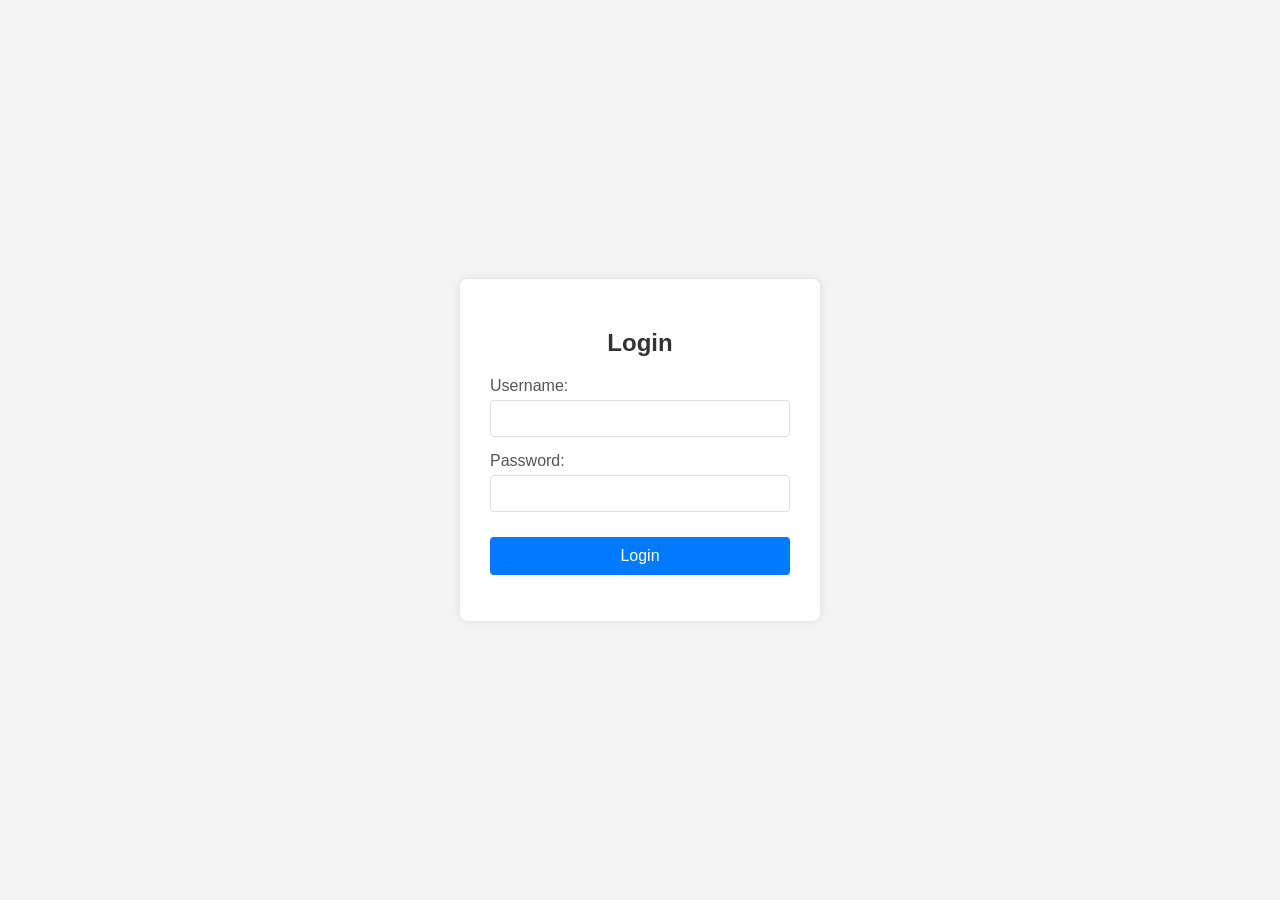
<file: frontend/index.html>
<!DOCTYPE html>
<html lang="en">
<head>
    <meta charset="UTF-8">
    <meta name="viewport" content="width=device-width, initial-scale=1.0">
    <title>Login</title>
    <link rel="stylesheet" href="style.css">
</head>
<body>
    <div class="container">
        <div id="login-view">
            <div class="login-container">
                <h2>Login</h2>
                <form id="loginForm">
                    <div class="input-group">
                        <label for="username">Username:</label>
                        <input type="text" id="username" name="username" required>
                    </div>
                    <div class="input-group">
                        <label for="password">Password:</label>
                        <input type="password" id="password" name="password" required>
                    </div>
                    <button type="submit">Login</button>
                    <p id="message" class="message"></p>
                </form>
            </div>
        </div>
        <div id="result-view" class="login-container" hidden>
            <h2 id="result-title"></h2>
            <p id="result-message"></p>
            <button id="back-to-login">Back to Login</button>
        </div>
    </div>
    <script src="main.js"></script>
</body>
</html>
</file>
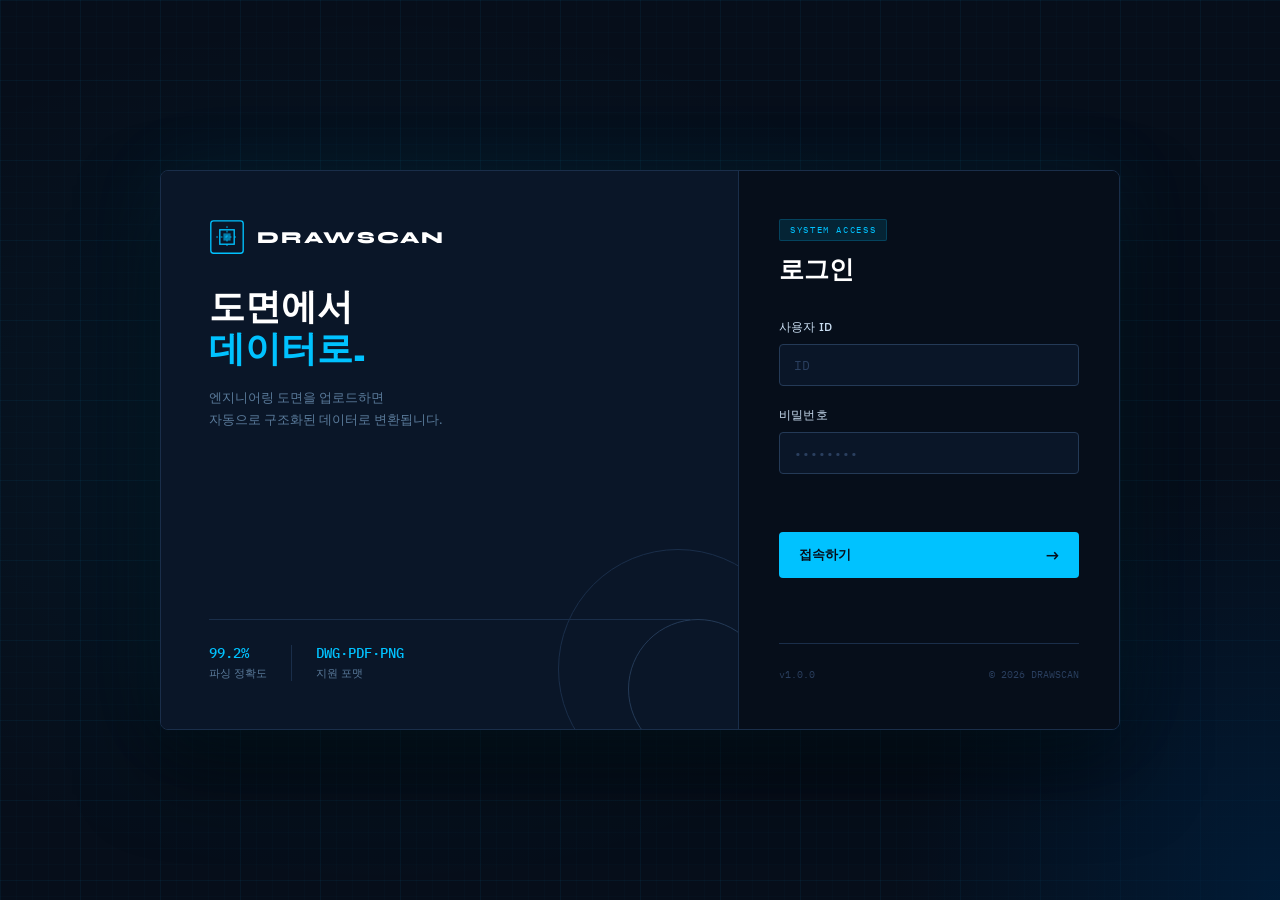
<file: backend/src/main/resources/static/index.html>
<!DOCTYPE html>
<html lang="ko">
<head>
  <meta charset="UTF-8" />
  <meta name="viewport" content="width=device-width, initial-scale=1.0" />
  <title>DRAWSCAN — 도면 OCR 플랫폼</title>
  <link rel="preconnect" href="https://fonts.googleapis.com" />
  <link rel="preconnect" href="https://fonts.gstatic.com" crossorigin />
  <link href="https://fonts.googleapis.com/css2?family=Syne:wght@400;600;700;800&family=IBM+Plex+Mono:wght@300;400;500&family=IBM+Plex+Sans:wght@300;400;500&display=swap" rel="stylesheet" />
  <link rel="stylesheet" href="style.css" />
</head>
<body>

  <!-- ───── LOGIN VIEW ───── -->
  <div id="login-view">
    <div class="bp-grid"></div>
    <div class="login-wrap">
      <div class="login-side-info">
        <div class="brand-mark">
          <svg width="36" height="36" viewBox="0 0 40 40" fill="none">
            <rect x="2" y="2" width="36" height="36" rx="3" stroke="#00C2FF" stroke-width="1.5"/>
            <path d="M8 20 H32 M20 8 V32" stroke="#00C2FF" stroke-width="1" stroke-dasharray="2 3"/>
            <rect x="12" y="12" width="16" height="16" fill="none" stroke="#00C2FF" stroke-width="1.5"/>
            <rect x="16" y="16" width="8" height="8" fill="#00C2FF" opacity="0.6"/>
          </svg>
          <span class="brand-name">DRAWSCAN</span>
        </div>
        <div class="side-copy">
          <h1>도면에서<br/><em>데이터로.</em></h1>
          <p>엔지니어링 도면을 업로드하면<br/>자동으로 구조화된 데이터로 변환됩니다.</p>
        </div>
        <div class="side-stats">
          <div class="stat">
            <span class="stat-num">99.2%</span>
            <span class="stat-label">파싱 정확도</span>
          </div>
          <div class="stat-div"></div>
          <div class="stat">
            <span class="stat-num">DWG·PDF·PNG</span>
            <span class="stat-label">지원 포맷</span>
          </div>
        </div>
      </div>

      <div class="login-panel">
        <div class="panel-header">
          <span class="panel-tag">SYSTEM ACCESS</span>
          <h2>로그인</h2>
        </div>
        <form id="loginForm" autocomplete="off">
          <div class="field-group">
            <label for="username">사용자 ID</label>
            <div class="input-wrap">
              <input type="text" id="username" name="username" placeholder="ID" required autocomplete="off"/>
              <span class="input-line"></span>
            </div>
          </div>
          <div class="field-group">
            <label for="password">비밀번호</label>
            <div class="input-wrap">
              <input type="password" id="password" name="password" placeholder="••••••••" required autocomplete="off"/>
              <span class="input-line"></span>
            </div>
          </div>
          <p id="login-error" class="login-error"></p>
          <button type="submit" id="login-btn">
            <span class="btn-text">접속하기</span>
            <span class="btn-arrow">→</span>
            <span class="btn-loader" hidden>
              <svg viewBox="0 0 24 24" width="18" height="18"><circle cx="12" cy="12" r="10" stroke="currentColor" stroke-width="2" fill="none" stroke-dasharray="31.4" stroke-dashoffset="10"><animateTransform attributeName="transform" type="rotate" from="0 12 12" to="360 12 12" dur="0.8s" repeatCount="indefinite"/></circle></svg>
            </span>
          </button>
        </form>
        <div class="panel-footer">
          <span class="mono">v1.0.0</span>
          <span class="mono">© 2026 DRAWSCAN</span>
        </div>
      </div>
    </div>
  </div>

  <!-- ───── DASHBOARD VIEW ───── -->
  <div id="dashboard-view" hidden>
    <nav class="topnav">
      <div class="nav-brand">
        <svg width="22" height="22" viewBox="0 0 40 40" fill="none">
          <rect x="2" y="2" width="36" height="36" rx="3" stroke="#00C2FF" stroke-width="1.5"/>
          <path d="M8 20 H32 M20 8 V32" stroke="#00C2FF" stroke-width="1" stroke-dasharray="2 3"/>
          <rect x="12" y="12" width="16" height="16" fill="none" stroke="#00C2FF" stroke-width="1.5"/>
          <rect x="16" y="16" width="8" height="8" fill="#00C2FF" opacity="0.6"/>
        </svg>
        <span>DRAWSCAN</span>
      </div>
      <div class="nav-center">
        <span class="nav-tag">도면 분석 시스템</span>
      </div>
      <div class="nav-right">
        <span class="nav-user" id="nav-username">—</span>
        <button class="btn-logout" id="logoutBtn">로그아웃</button>
      </div>
    </nav>

    <main class="dash-main">
      <!-- LEFT: UPLOAD + FILE LIST -->
      <section class="panel panel-upload">
        <div class="panel-title">
          <span class="dot"></span>파일 업로드
        </div>

        <div class="dropzone" id="dropzone">
          <div class="dz-inner">
            <div class="dz-icon">
              <svg viewBox="0 0 64 64" fill="none" width="48" height="48">
                <rect x="4" y="8" width="40" height="52" rx="3" stroke="#00C2FF" stroke-width="1.5"/>
                <path d="M44 8 L60 24 L44 24 Z" stroke="#00C2FF" stroke-width="1.5" fill="none"/>
                <path d="M44 8 L44 24 L60 24" stroke="#00C2FF" stroke-width="1.5"/>
                <path d="M14 34 H34 M14 40 H28 M14 46 H32" stroke="#00C2FF" stroke-width="1" opacity="0.5"/>
                <circle cx="50" cy="46" r="10" fill="#0A1628" stroke="#00C2FF" stroke-width="1.5"/>
                <path d="M50 41 V51 M45 46 H55" stroke="#00C2FF" stroke-width="1.5"/>
              </svg>
            </div>
            <p class="dz-main">파일을 드래그하거나 클릭하세요</p>
            <p class="dz-sub">PDF · DWG · PNG · JPG — 최대 50MB</p>
            <button class="btn-select" type="button" id="selectFileBtn">파일 선택</button>
          </div>
          <input type="file" id="fileInput" accept=".pdf,.dwg,.png,.jpg,.jpeg" multiple hidden/>
        </div>

        <div class="file-list">
          <div class="file-list-header">
            <span>업로드된 파일</span>
            <span id="file-count" class="mono">0개</span>
          </div>
          <div id="file-items"></div>
        </div>

        <button class="btn-parse" id="parseBtn" disabled>
          <svg viewBox="0 0 24 24" width="16" height="16" fill="none">
            <path d="M13 2L3 14h9l-1 8 10-12h-9l1-8z" stroke="currentColor" stroke-width="1.5" stroke-linejoin="round"/>
          </svg>
          파싱 시작
        </button>
      </section>

      <!-- RIGHT: RESULT TABLE -->
      <section class="panel panel-result">
        <div class="panel-title">
          <span class="dot dot-amber"></span>파싱 결과
          <span class="result-badge" id="result-badge" hidden>완료</span>
        </div>

        <div class="result-empty" id="result-empty">
          <div class="empty-icon">
            <svg viewBox="0 0 64 64" fill="none" width="56" height="56">
              <rect x="8" y="8" width="48" height="48" rx="4" stroke="#2A3F5F" stroke-width="1.5" stroke-dasharray="4 4"/>
              <path d="M20 32 H44 M20 24 H44 M20 40 H36" stroke="#2A3F5F" stroke-width="1.5"/>
            </svg>
          </div>
          <p>파일을 업로드하고<br/>파싱을 시작하세요</p>
        </div>

        <div id="result-content" hidden>
          <div class="result-meta" id="result-meta"></div>
          <div class="table-wrap">
            <table class="result-table">
              <thead id="result-thead"></thead>
              <tbody id="result-tbody"></tbody>
            </table>
          </div>
          <div class="result-actions">
            <button class="btn-export">
              <svg viewBox="0 0 24 24" width="14" height="14" fill="none">
                <path d="M21 15v4a2 2 0 01-2 2H5a2 2 0 01-2-2v-4M7 10l5 5 5-5M12 15V3" stroke="currentColor" stroke-width="1.5" stroke-linecap="round" stroke-linejoin="round"/>
              </svg>
              CSV 내보내기
            </button>
            <button class="btn-save-db">
              <svg viewBox="0 0 24 24" width="14" height="14" fill="none">
                <path d="M19 21H5a2 2 0 01-2-2V5a2 2 0 012-2h11l5 5v11a2 2 0 01-2 2z" stroke="currentColor" stroke-width="1.5"/>
                <polyline points="17 21 17 13 7 13 7 21" stroke="currentColor" stroke-width="1.5"/>
                <polyline points="7 3 7 8 15 8" stroke="currentColor" stroke-width="1.5"/>
              </svg>
              DB 저장
            </button>
          </div>
        </div>
      </section>
    </main>
  </div>

  <script src="main.js"></script>
</body>
</html>
</file>
<file: frontend/style.css>
body {
    font-family: Arial, sans-serif;
    background-color: #f4f4f4;
    display: flex;
    justify-content: center;
    align-items: center;
    min-height: 100vh;
    margin: 0;
}

.login-container {
    background-color: #fff;
    padding: 30px;
    border-radius: 8px;
    box-shadow: 0 0 10px rgba(0, 0, 0, 0.1);
    width: 300px;
    text-align: center;
}

h2 {
    margin-bottom: 20px;
    color: #333;
}

.input-group {
    margin-bottom: 15px;
    text-align: left;
}

.input-group label {
    display: block;
    margin-bottom: 5px;
    color: #555;
}

.input-group input[type="text"],
.input-group input[type="password"] {
    width: 100%;
    padding: 10px;
    border: 1px solid #ddd;
    border-radius: 4px;
    box-sizing: border-box; /* Ensures padding doesn't increase total width */
}

button {
    width: 100%;
    padding: 10px;
    background-color: #007bff;
    color: white;
    border: none;
    border-radius: 4px;
    cursor: pointer;
    font-size: 16px;
    margin-top: 10px;
}

button:hover {
    background-color: #0056b3;
}

.message {
    margin-top: 15px;
    font-weight: bold;
}

.message.success {
    color: green;
}

.container {
    text-align: center;
}

#result-view h2 {
    margin-bottom: 10px;
}

#result-view .message {
    margin-top: 0;
    margin-bottom: 20px;
}

#back-to-login {
    background-color: #6c757d;
}

#back-to-login:hover {
    background-color: #5a6268;
}

[hidden] {
    display: none !important;
}
</file>
<file: backend/src/main/resources/static/style.css>
/* ── TOKENS ── */
:root {
  --bg:        #060E1A;
  --bg2:       #0A1628;
  --bg3:       #0F1E35;
  --border:    #1A2E4A;
  --border2:   #243A57;
  --cyan:      #00C2FF;
  --cyan-dim:  rgba(0,194,255,0.12);
  --cyan-glow: rgba(0,194,255,0.25);
  --amber:     #F5A623;
  --amber-dim: rgba(245,166,35,0.15);
  --text:      #C8DCF0;
  --text-dim:  #5A7A9A;
  --text-mute: #2A3F5F;
  --green:     #00E5A0;
  --red:       #FF4D6A;
  --font-head: 'Syne', sans-serif;
  --font-mono: 'IBM Plex Mono', monospace;
  --font-body: 'IBM Plex Sans', sans-serif;
  --r:         4px;
}

*, *::before, *::after { box-sizing: border-box; margin: 0; padding: 0; }

html { font-size: 14px; }

body {
  background: var(--bg);
  color: var(--text);
  font-family: var(--font-body);
  min-height: 100vh;
  overflow-x: hidden;
}

[hidden] { display: none !important; }

/* ── MONO UTIL ── */
.mono { font-family: var(--font-mono); }

/* ═══════════════════════════════════════
   LOGIN
═══════════════════════════════════════ */
#login-view {
  min-height: 100vh;
  display: flex;
  align-items: center;
  justify-content: center;
  position: relative;
  overflow: hidden;
}

/* blueprint grid bg */
.bp-grid {
  position: absolute; inset: 0;
  background-image:
    linear-gradient(rgba(0,194,255,0.04) 1px, transparent 1px),
    linear-gradient(90deg, rgba(0,194,255,0.04) 1px, transparent 1px),
    linear-gradient(rgba(0,194,255,0.015) 1px, transparent 1px),
    linear-gradient(90deg, rgba(0,194,255,0.015) 1px, transparent 1px);
  background-size: 80px 80px, 80px 80px, 16px 16px, 16px 16px;
  pointer-events: none;
}
.bp-grid::after {
  content: '';
  position: absolute; inset: 0;
  background: radial-gradient(ellipse 70% 70% at 30% 50%, rgba(0,194,255,0.06) 0%, transparent 70%),
              radial-gradient(ellipse 50% 80% at 100% 100%, rgba(0,30,60,0.8) 0%, transparent 60%);
}

.login-wrap {
  display: flex;
  width: min(960px, 95vw);
  min-height: 560px;
  position: relative;
  z-index: 1;
  border: 1px solid var(--border);
  border-radius: 8px;
  overflow: hidden;
  box-shadow: 0 0 80px rgba(0,194,255,0.08), 0 40px 80px rgba(0,0,0,0.6);
  animation: fadeUp 0.5s ease both;
}

@keyframes fadeUp {
  from { opacity: 0; transform: translateY(20px); }
  to   { opacity: 1; transform: translateY(0); }
}

/* LEFT SIDE */
.login-side-info {
  flex: 1;
  background: var(--bg2);
  padding: 48px;
  display: flex;
  flex-direction: column;
  gap: 32px;
  border-right: 1px solid var(--border);
  position: relative;
  overflow: hidden;
}
.login-side-info::before {
  content: '';
  position: absolute;
  right: -60px; bottom: -60px;
  width: 240px; height: 240px;
  border: 1px solid var(--border);
  border-radius: 50%;
}
.login-side-info::after {
  content: '';
  position: absolute;
  right: -30px; bottom: -30px;
  width: 140px; height: 140px;
  border: 1px solid var(--border2);
  border-radius: 50%;
}

.brand-mark {
  display: flex;
  align-items: center;
  gap: 12px;
}
.brand-name {
  font-family: var(--font-head);
  font-weight: 800;
  font-size: 1.2rem;
  letter-spacing: 0.12em;
  color: #fff;
}

.side-copy { flex: 1; }
.side-copy h1 {
  font-family: var(--font-head);
  font-weight: 800;
  font-size: 2.6rem;
  line-height: 1.15;
  color: #fff;
  margin-bottom: 16px;
}
.side-copy h1 em {
  font-style: normal;
  color: var(--cyan);
  display: block;
}
.side-copy p {
  color: var(--text-dim);
  line-height: 1.7;
  font-size: 0.93rem;
}

.side-stats {
  display: flex;
  align-items: center;
  gap: 24px;
  padding-top: 24px;
  border-top: 1px solid var(--border);
}
.stat { display: flex; flex-direction: column; gap: 4px; }
.stat-num {
  font-family: var(--font-mono);
  font-size: 1rem;
  color: var(--cyan);
  font-weight: 500;
}
.stat-label { font-size: 0.75rem; color: var(--text-dim); }
.stat-div { width: 1px; height: 36px; background: var(--border); }

/* RIGHT: LOGIN PANEL */
.login-panel {
  width: 380px;
  background: var(--bg);
  padding: 48px 40px;
  display: flex;
  flex-direction: column;
  gap: 32px;
}

.panel-tag {
  font-family: var(--font-mono);
  font-size: 0.65rem;
  letter-spacing: 0.18em;
  color: var(--cyan);
  background: var(--cyan-dim);
  border: 1px solid rgba(0,194,255,0.2);
  padding: 4px 10px;
  border-radius: 2px;
  display: inline-block;
  margin-bottom: 12px;
}
.panel-header h2 {
  font-family: var(--font-head);
  font-size: 1.8rem;
  font-weight: 700;
  color: #fff;
}

form { display: flex; flex-direction: column; gap: 20px; }

.field-group { display: flex; flex-direction: column; gap: 8px; }
.field-group label {
  font-family: var(--font-body);
  font-size: 0.88rem;
  font-weight: 500;
  letter-spacing: 0.02em;
  color: var(--text);
}
.input-wrap { position: relative; }
.input-wrap input {
  width: 100%;
  background: var(--bg2);
  border: 1px solid var(--border2);
  border-radius: var(--r);
  padding: 12px 14px;
  color: var(--text);
  font-family: var(--font-mono);
  font-size: 0.9rem;
  outline: none;
  transition: border-color 0.2s, box-shadow 0.2s;
}
.input-wrap input::placeholder { color: var(--text-mute); }
.input-wrap input:focus {
  border-color: var(--cyan);
  box-shadow: 0 0 0 3px var(--cyan-dim);
}

.login-error {
  font-family: var(--font-mono);
  font-size: 0.75rem;
  color: var(--red);
  min-height: 1rem;
}

#login-btn {
  margin-top: 4px;
  padding: 14px 20px;
  background: var(--cyan);
  color: #060E1A;
  border: none;
  border-radius: var(--r);
  font-family: var(--font-head);
  font-weight: 700;
  font-size: 0.95rem;
  cursor: pointer;
  display: flex;
  align-items: center;
  justify-content: space-between;
  transition: background 0.2s, box-shadow 0.2s, transform 0.15s;
}
#login-btn:hover {
  background: #33CFFF;
  box-shadow: 0 0 20px var(--cyan-glow);
  transform: translateY(-1px);
}
#login-btn:active { transform: translateY(0); }
.btn-arrow { font-size: 1.1rem; transition: transform 0.2s; }
#login-btn:hover .btn-arrow { transform: translateX(4px); }

.panel-footer {
  margin-top: auto;
  display: flex;
  justify-content: space-between;
  padding-top: 24px;
  border-top: 1px solid var(--border);
  font-size: 0.7rem;
  color: var(--text-mute);
  font-family: var(--font-mono);
}

/* ═══════════════════════════════════════
   DASHBOARD
═══════════════════════════════════════ */
#dashboard-view {
  display: flex;
  flex-direction: column;
  min-height: 100vh;
  animation: fadeUp 0.4s ease both;
}
#dashboard-view[hidden] { display: none !important; }

/* NAV */
.topnav {
  height: 56px;
  background: var(--bg2);
  border-bottom: 1px solid var(--border);
  display: flex;
  align-items: center;
  padding: 0 24px;
  gap: 24px;
  position: sticky;
  top: 0;
  z-index: 100;
}
.nav-brand {
  display: flex;
  align-items: center;
  gap: 10px;
  font-family: var(--font-head);
  font-weight: 800;
  font-size: 1rem;
  letter-spacing: 0.1em;
  color: #fff;
}
.nav-center { flex: 1; display: flex; justify-content: center; }
.nav-tag {
  font-family: var(--font-mono);
  font-size: 0.65rem;
  letter-spacing: 0.15em;
  color: var(--text-dim);
  background: var(--bg3);
  border: 1px solid var(--border);
  padding: 4px 12px;
  border-radius: 2px;
}
.nav-right { display: flex; align-items: center; gap: 16px; }
.nav-user {
  font-family: var(--font-mono);
  font-size: 0.8rem;
  color: var(--cyan);
}
.btn-logout {
  padding: 6px 14px;
  background: transparent;
  border: 1px solid var(--border2);
  border-radius: var(--r);
  color: var(--text-dim);
  font-family: var(--font-mono);
  font-size: 0.75rem;
  cursor: pointer;
  transition: border-color 0.2s, color 0.2s;
}
.btn-logout:hover { border-color: var(--red); color: var(--red); }

/* MAIN LAYOUT */
.dash-main {
  flex: 1;
  display: grid;
  grid-template-columns: 400px 1fr;
  gap: 0;
  height: calc(100vh - 56px);
  overflow: hidden;
}

/* PANELS */
.panel {
  border-right: 1px solid var(--border);
  display: flex;
  flex-direction: column;
  overflow: hidden;
}
.panel-result { border-right: none; }

.panel-title {
  display: flex;
  align-items: center;
  gap: 8px;
  padding: 16px 20px;
  font-family: var(--font-mono);
  font-size: 0.72rem;
  letter-spacing: 0.12em;
  text-transform: uppercase;
  color: var(--text-dim);
  border-bottom: 1px solid var(--border);
  background: var(--bg2);
  flex-shrink: 0;
}
.dot {
  width: 7px; height: 7px;
  border-radius: 50%;
  background: var(--cyan);
  box-shadow: 0 0 6px var(--cyan);
  flex-shrink: 0;
}
.dot-amber { background: var(--amber); box-shadow: 0 0 6px var(--amber); }

/* DROPZONE */
.panel-upload { padding-bottom: 20px; }

.dropzone {
  margin: 20px;
  border: 1.5px dashed var(--border2);
  border-radius: 6px;
  background: var(--bg2);
  padding: 32px 20px;
  cursor: pointer;
  transition: border-color 0.2s, background 0.2s;
  flex-shrink: 0;
}
.dropzone:hover, .dropzone.dragover {
  border-color: var(--cyan);
  background: var(--cyan-dim);
}
.dz-inner { display: flex; flex-direction: column; align-items: center; gap: 10px; text-align: center; pointer-events: none; }
.dz-main {
  font-size: 0.88rem;
  color: var(--text);
  font-weight: 500;
}
.dz-sub {
  font-family: var(--font-mono);
  font-size: 0.68rem;
  color: var(--text-dim);
  letter-spacing: 0.06em;
}
.btn-select {
  margin-top: 6px;
  padding: 7px 18px;
  background: transparent;
  border: 1px solid var(--cyan);
  color: var(--cyan);
  border-radius: var(--r);
  font-family: var(--font-mono);
  font-size: 0.75rem;
  cursor: pointer;
  pointer-events: all;
  transition: background 0.2s;
}
.btn-select:hover { background: var(--cyan-dim); }

/* FILE LIST */
.file-list {
  flex: 1;
  overflow-y: auto;
  margin: 0 20px;
  display: flex;
  flex-direction: column;
  gap: 0;
}
.file-list-header {
  display: flex;
  justify-content: space-between;
  align-items: center;
  font-family: var(--font-mono);
  font-size: 0.68rem;
  letter-spacing: 0.1em;
  color: var(--text-dim);
  text-transform: uppercase;
  padding: 12px 0 8px;
  border-bottom: 1px solid var(--border);
}
.file-item {
  display: flex;
  align-items: center;
  gap: 12px;
  padding: 10px 0;
  border-bottom: 1px solid var(--border);
  animation: fadeUp 0.2s ease both;
}
.file-ext {
  width: 36px; height: 36px;
  background: var(--bg3);
  border: 1px solid var(--border2);
  border-radius: 3px;
  display: flex;
  align-items: center;
  justify-content: center;
  font-family: var(--font-mono);
  font-size: 0.6rem;
  font-weight: 500;
  color: var(--cyan);
  flex-shrink: 0;
  text-transform: uppercase;
}
.file-info { flex: 1; overflow: hidden; }
.file-name {
  font-size: 0.82rem;
  color: var(--text);
  white-space: nowrap;
  overflow: hidden;
  text-overflow: ellipsis;
}
.file-size {
  font-family: var(--font-mono);
  font-size: 0.67rem;
  color: var(--text-dim);
  margin-top: 2px;
}
.file-remove {
  background: none;
  border: none;
  color: var(--text-mute);
  cursor: pointer;
  font-size: 1rem;
  padding: 4px;
  line-height: 1;
  transition: color 0.2s;
  flex-shrink: 0;
}
.file-remove:hover { color: var(--red); }

/* PARSE BUTTON */
.btn-parse {
  margin: 16px 20px 0;
  padding: 13px 20px;
  background: var(--cyan);
  color: #060E1A;
  border: none;
  border-radius: var(--r);
  font-family: var(--font-head);
  font-weight: 700;
  font-size: 0.9rem;
  cursor: pointer;
  display: flex;
  align-items: center;
  justify-content: center;
  gap: 8px;
  transition: background 0.2s, box-shadow 0.2s, opacity 0.2s;
  flex-shrink: 0;
}
.btn-parse:disabled {
  opacity: 0.3;
  cursor: not-allowed;
}
.btn-parse:not(:disabled):hover {
  background: #33CFFF;
  box-shadow: 0 0 20px var(--cyan-glow);
}

/* RESULT PANEL */
.panel-result { overflow: hidden; }

#result-content {
  flex: 1;
  display: flex;
  flex-direction: column;
  overflow: hidden;
  padding: 20px;
  gap: 16px;
}

.result-empty {
  flex: 1;
  display: flex;
  flex-direction: column;
  align-items: center;
  justify-content: center;
  gap: 16px;
  color: var(--text-mute);
  font-size: 0.85rem;
  line-height: 1.6;
  text-align: center;
}

.result-badge {
  margin-left: auto;
  padding: 3px 10px;
  background: var(--amber-dim);
  border: 1px solid rgba(245,166,35,0.3);
  border-radius: 2px;
  color: var(--amber);
  font-size: 0.65rem;
  letter-spacing: 0.1em;
}

.result-meta {
  font-family: var(--font-mono);
  font-size: 0.7rem;
  color: var(--text-dim);
  padding: 10px 14px;
  background: var(--bg2);
  border: 1px solid var(--border);
  border-radius: var(--r);
  flex-shrink: 0;
}

/* TABLE */
.table-wrap {
  flex: 1;
  overflow: auto;
  border: 1px solid var(--border);
  border-radius: var(--r);
}
.result-table {
  width: 100%;
  border-collapse: collapse;
  font-size: 0.8rem;
}
.result-table thead {
  background: var(--bg2);
  position: sticky;
  top: 0;
  z-index: 10;
}
.result-table th {
  padding: 10px 14px;
  text-align: left;
  font-family: var(--font-mono);
  font-size: 0.65rem;
  letter-spacing: 0.1em;
  text-transform: uppercase;
  color: var(--cyan);
  border-bottom: 1px solid var(--border);
  white-space: nowrap;
}
.result-table td {
  padding: 9px 14px;
  border-bottom: 1px solid var(--border);
  color: var(--text);
  font-family: var(--font-mono);
  font-size: 0.78rem;
  white-space: nowrap;
}
.result-table tr:hover td { background: var(--bg2); }
.result-table tr:last-child td { border-bottom: none; }

/* RESULT ACTIONS */
.result-actions {
  display: flex;
  gap: 10px;
  flex-shrink: 0;
}
.btn-export, .btn-save-db {
  flex: 1;
  padding: 10px;
  border-radius: var(--r);
  font-family: var(--font-mono);
  font-size: 0.75rem;
  cursor: pointer;
  display: flex;
  align-items: center;
  justify-content: center;
  gap: 7px;
  transition: all 0.2s;
}
.btn-export {
  background: transparent;
  border: 1px solid var(--border2);
  color: var(--text-dim);
}
.btn-export:hover {
  border-color: var(--text-dim);
  color: var(--text);
}
.btn-save-db {
  background: var(--amber-dim);
  border: 1px solid rgba(245,166,35,0.3);
  color: var(--amber);
}
.btn-save-db:hover {
  background: rgba(245,166,35,0.25);
  box-shadow: 0 0 12px rgba(245,166,35,0.2);
}

/* PARSE LOADING ANIMATION */
@keyframes parseRow {
  from { opacity: 0; transform: translateX(-8px); }
  to   { opacity: 1; transform: translateX(0); }
}
.result-table tbody tr {
  animation: parseRow 0.15s ease both;
}

/* SCROLLBAR */
::-webkit-scrollbar { width: 5px; height: 5px; }
::-webkit-scrollbar-track { background: var(--bg); }
::-webkit-scrollbar-thumb { background: var(--border2); border-radius: 3px; }
::-webkit-scrollbar-thumb:hover { background: var(--text-mute); }

/* RESPONSIVE */
@media (max-width: 900px) {
  .login-side-info { display: none; }
  .login-panel { width: 100%; }
  .dash-main { grid-template-columns: 1fr; grid-template-rows: auto 1fr; height: auto; }
  .panel { height: auto; min-height: 400px; }
}

/* OCR 원문 펼침 */
.btn-ocr-detail {
  background: none; border: 1px solid var(--border); color: var(--text-mute);
  border-radius: 3px; padding: 1px 6px; cursor: pointer; font-size: 11px;
}
.btn-ocr-detail:hover { border-color: var(--accent); color: var(--accent); }
.ocr-detail-row td { background: var(--bg); padding: 8px 12px !important; }
.ocr-pre {
  margin: 0; font-size: 11px; color: var(--text-mute); white-space: pre-wrap;
  font-family: 'IBM Plex Mono', monospace; max-height: 200px; overflow-y: auto;
  line-height: 1.5;
}
</file>
